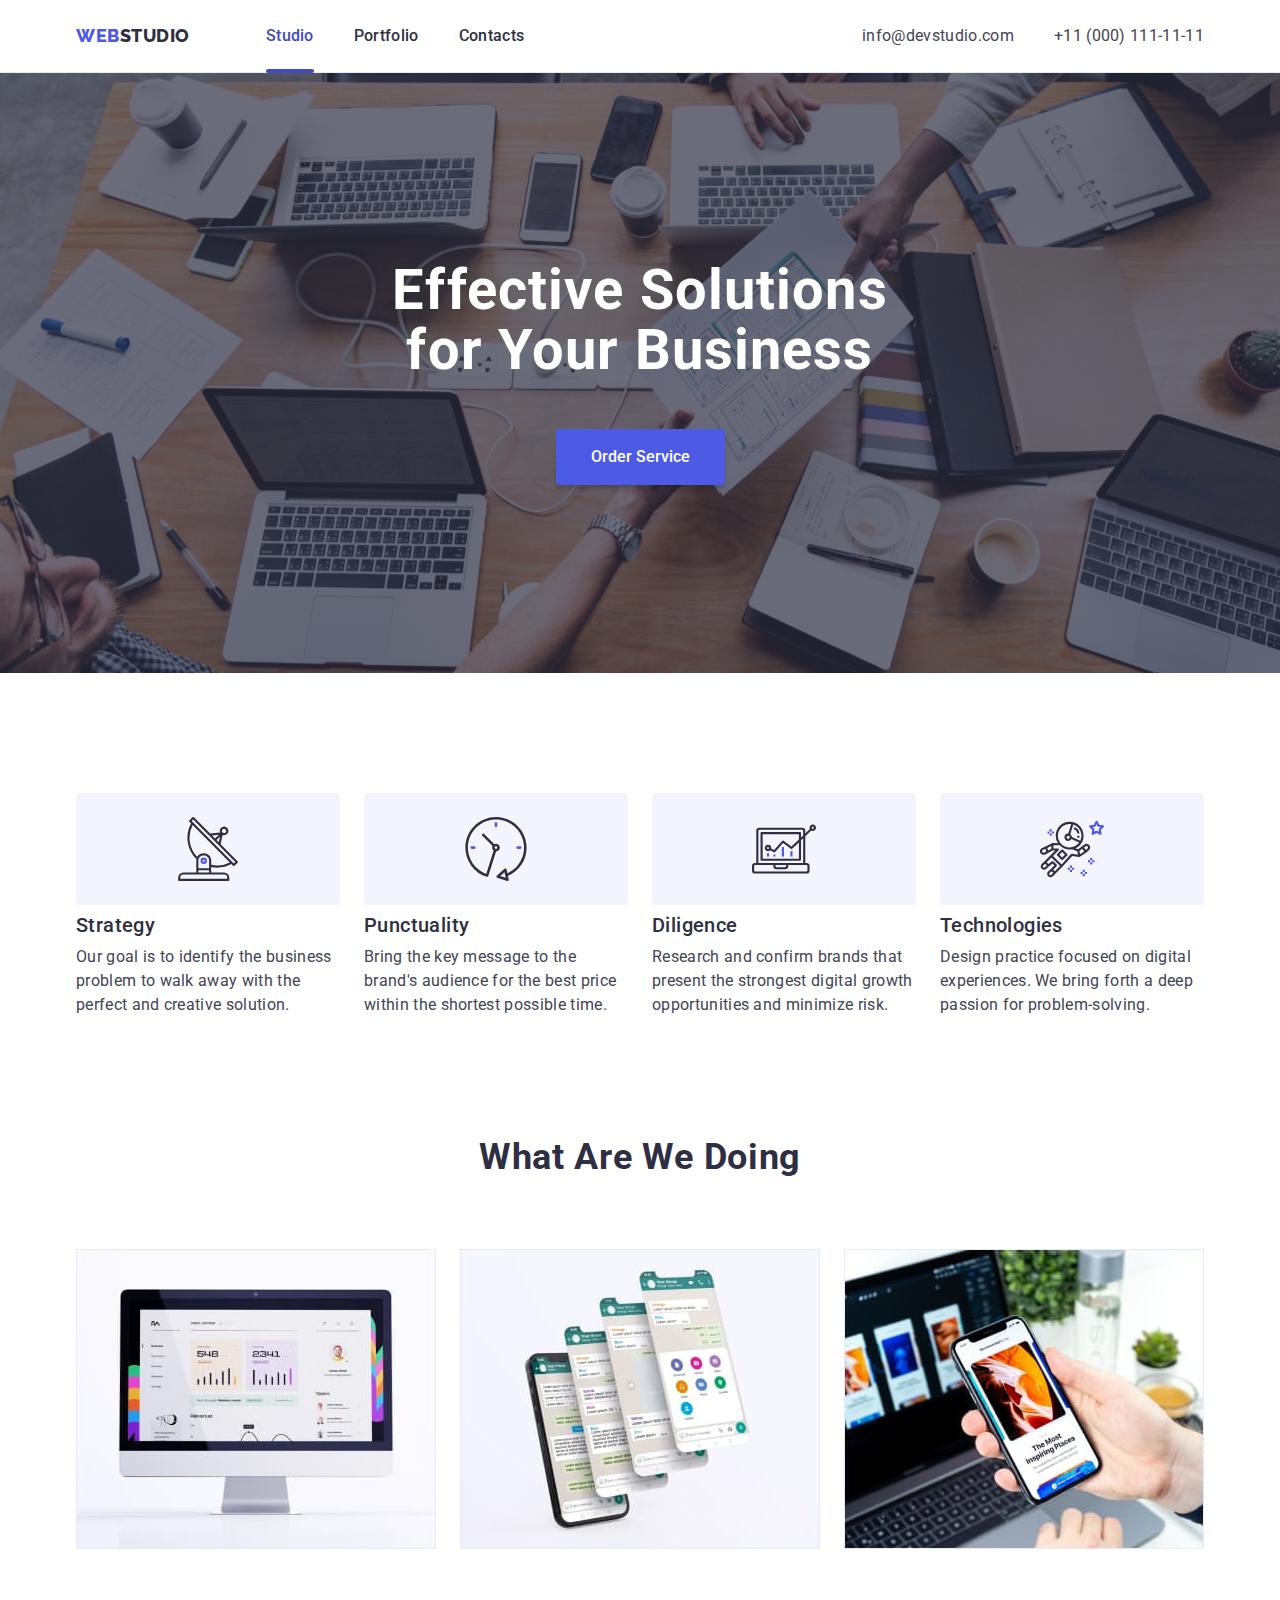
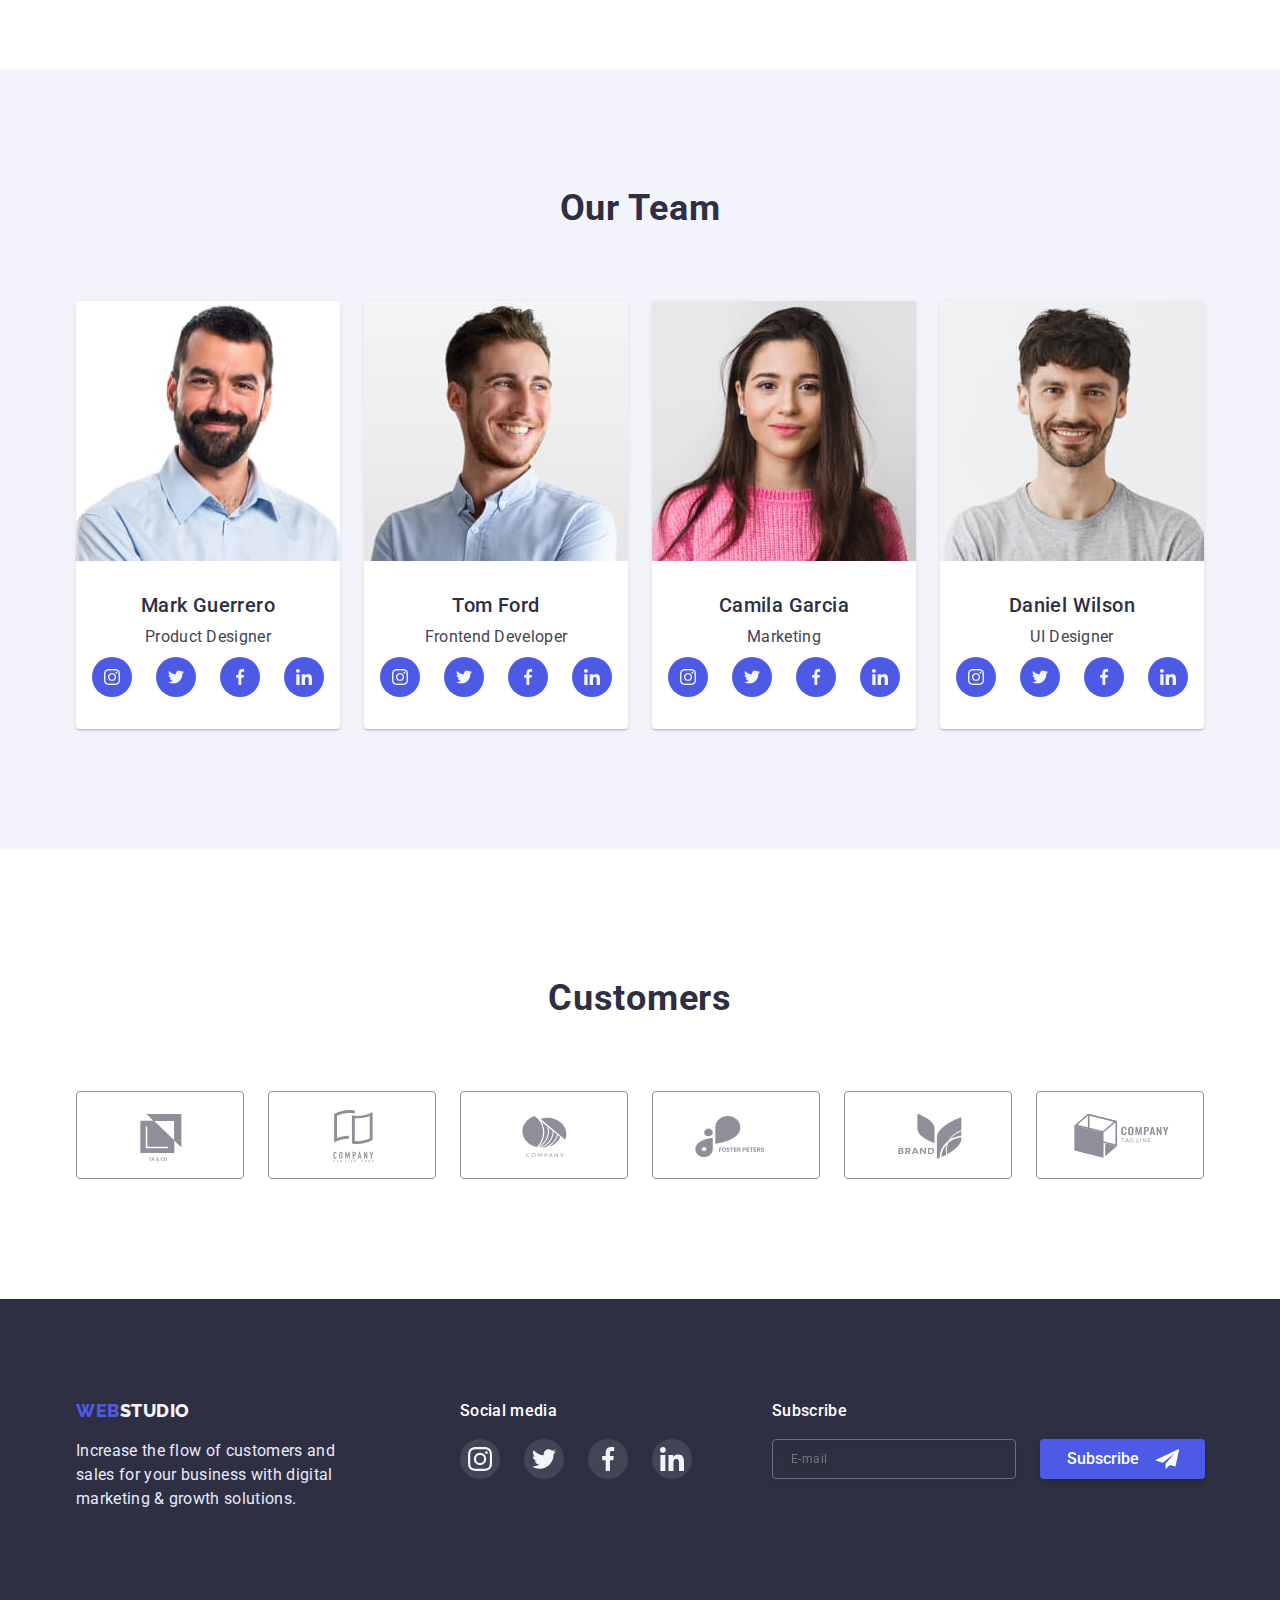
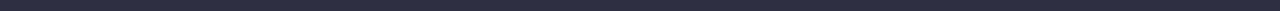
<file: index.html>
<!DOCTYPE html>
<html lang="en">
<head>
    <meta charset="UTF-8">
    <meta http-equiv="X-UA-Compatible" content="IE=edge">
    <meta name="viewport" content="width=device-width, initial-scale=1.0">
    <title>Document</title>
    <link rel="preconnect" href="https://fonts.googleapis.com">
    <link rel="preconnect" href="https://fonts.gstatic.com" crossorigin>
    <link href="https://fonts.googleapis.com/css2?family=Raleway:wght@800&family=Roboto:wght@400;500;700;900&display=swap"
        rel="stylesheet">
    <link rel="stylesheet" href="https://cdn.jsdelivr.net/npm/modern-normalize@1.1.0/modern-normalize.min.css">
    <link rel="stylesheet" href="./css/styles.css">
</head>
<body>
    <!-- Header -->
    <header class="header">
        <div class="container header-container">
            <a class="logo link" href="./index.html">WEB<span class="logo-header">STUDIO</span></a>
            <nav class="nav">
                <ul class="nav-menu list">
                    <li class="nav-menu-item">
                        <a class="nav-menu-link link current" href="./index.html">Studio</a>
                    </li>
                    <li class="nav-menu-item">
                        <a class="nav-menu-link link" href="./portfolio.html">Portfolio</a>
                    </li>
                    <li class="nav-menu-item">
                        <a class="nav-menu-link link" href="./contacts">Contacts</a>
                    </li>
                </ul>
            </nav>
            <ul class="contacts-list list">
                <li class="contacts-list-item">
                    <a class="mail link" href="mailto:info@devstudio.com">info@devstudio.com</a>
                </li>
                <li class="contacts-list-item">
                    <a class="tel link" href="tel:+110001111111">+11 (000) 111-11-11</a>
                </li>
            </ul>
        </div>
    </header>
    <!-- Main Section -->
    <main>
        <!-- Hero Section -->
        <section class="hero section">
            <div class="container">
                <h1 class="hero-title">Effective Solutions for Your Business</h1>
                <button class="btn" type="button" data-modal-open>Order Service</button>
            </div>
        </section>
        <!-- Section 1 -->
        <section class="features section">
            <div class="container">
                <h2 class="visually-hidden">section1</h2>
                <ul class="features-list list">
                    <li class="features-list-item">
                        <div class="features-card">
                            <svg class="features-icon" width="64" height="64">
                                <use href="./images/sprite.svg#antenna"></use>
                            </svg>
                        </div>
                        <h3 class="features-subtitle">Strategy</h3>
                        <p class="features-item">Our goal is to identify the business problem to walk away with the perfect and creative solution.</p>
                    </li>
                    <li class="features-list-item">
                        <div class="features-card">
                            <svg class="features-icon" width="64" height="64">
                                <use href="./images/sprite.svg#clock"></use>
                            </svg>
                        </div>
                        <h3 class="features-subtitle">Punctuality</h3>
                        <p class="features-item">Bring the key message to the brand's audience for the best price within the shortest possible time.</p>
                    </li>
                    <li class="features-list-item">
                        <div class="features-card">
                            <svg class="features-icon" width="64" height="64">
                                <use href="./images/sprite.svg#diagram"></use>
                            </svg>
                        </div>
                        <h3 class="features-subtitle">Diligence</h3>
                        <p class="features-item">Research and confirm brands that present the strongest digital growth opportunities and minimize risk.</p>
                    </li>
                    <li class="features-list-item">
                        <div class="features-card">
                            <svg class="features-icon" width="64" height="64">
                                <use href="./images/sprite.svg#astronaut"></use>
                            </svg>
                        </div>
                        <h3 class="features-subtitle">Technologies</h3>
                        <p class="features-item">Design practice focused on digital experiences. We bring forth a deep passion for problem-solving.</p>
                    </li>
                </ul>
            </div>
        </section>
        <!-- Section 2 -->
        <section class="work section">
            <div class="container">
                <h2 class="work-title">what are we doing</h2>
                <ul class="work-list list">
                    <li><img src="./images/card1.jpg" alt="Card1" width="360"></li>
                    <li><img src="./images/card2.jpg" alt="Card2" width="360"></li>
                    <li><img src="./images/card3.jpg" alt="Card3" width="360"></li>
                </ul>
            </div>
        </section>
        <!-- Section 3 -->
        <section class="team section">
            <div class="container">
                <h2 class="team-title">Our Team</h2>
                <ul class="team-list list">
                    <li class="team-card">
                        <img src="./images/photo1.jpg" alt="Photo Mark" width="264">
                        
                        <div class="team-card-text">
                            <h3 class="team-name">Mark Guerrero</h3>
                            <p class="team-item">Product Designer</p>
                            <ul class="social-list list">
                                <li class="social-list-item">
                                    <a href="" class="social-list-link link">
                                        <svg class="social-icon" width="16" height="16">
                                            <use href="./images/sprite.svg#instagram"></use>
                                        </svg>
                                    </a>
                                </li>
                                <li class="social-list-item">
                                    <a href="" class="social-list-link link">
                                        <svg class="social-icon" width="16" height="16">
                                            <use href="./images/sprite.svg#twitter"></use>
                                        </svg>
                                    </a>
                                </li>
                                <li class="social-list-item">
                                    <a href="" class="social-list-link link">
                                        <svg class="social-icon" width="16" height="16">
                                            <use href="./images/sprite.svg#facebook"></use>
                                        </svg>
                                    </a>
                                </li>
                                <li class="social-list-item">
                                    <a href="" class="social-list-link link">
                                        <svg class="social-icon" width="16" height="16">
                                            <use href="./images/sprite.svg#linkedin"></use>
                                        </svg>
                                    </a>
                                </li>
                            </ul>
                        </div>
                    </li>
                    <li class="team-card">
                        <img src="./images/photo2.jpg" alt="Photo Tom" width="264">
                        
                        <div class="team-card-text">
                            <h3 class="team-name">Tom Ford</h3>
                            <p class="team-item">Frontend Developer</p>
                            <ul class="social-list list">
                                <li class="social-list-item">
                                    <a href="" class="social-list-link link">
                                        <svg class="social-icon" width="16" height="16">
                                            <use href="./images/sprite.svg#instagram"></use>
                                        </svg>
                                    </a>
                                </li>
                                <li class="social-list-item">
                                    <a href="" class="social-list-link link">
                                        <svg class="social-icon" width="16" height="16">
                                            <use href="./images/sprite.svg#twitter"></use>
                                        </svg>
                                    </a>
                                </li>
                                <li class="social-list-item">
                                    <a href="" class="social-list-link link">
                                        <svg class="social-icon" width="16" height="16">
                                            <use href="./images/sprite.svg#facebook"></use>
                                        </svg>
                                    </a>
                                </li>
                                <li class="social-list-item">
                                    <a href="" class="social-list-link link">
                                        <svg class="social-icon" width="16" height="16">
                                            <use href="./images/sprite.svg#linkedin"></use>
                                        </svg>
                                    </a>
                                </li>
                            </ul>
                        </div>
                    </li>
                    <li class="team-card">
                        <img src="./images/photo3.jpg" alt="Photo Camila" width="264">
                        
                        <div class="team-card-text">
                            <h3 class="team-name">Camila Garcia</h3>
                            <p class="team-item">Marketing</p>
                            <ul class="social-list list">
                                <li class="social-list-item">
                                    <a href="" class="social-list-link link">
                                        <svg class="social-icon" width="16" height="16">
                                            <use href="./images/sprite.svg#instagram"></use>
                                        </svg>
                                    </a>
                                </li>
                                <li class="social-list-item">
                                    <a href="" class="social-list-link link">
                                        <svg class="social-icon" width="16" height="16">
                                            <use href="./images/sprite.svg#twitter"></use>
                                        </svg>
                                    </a>
                                </li>
                                <li class="social-list-item">
                                    <a href="" class="social-list-link link">
                                        <svg class="social-icon" width="16" height="16">
                                            <use href="./images/sprite.svg#facebook"></use>
                                        </svg>
                                    </a>
                                </li>
                                <li class="social-list-item">
                                    <a href="" class="social-list-link link">
                                        <svg class="social-icon" width="16" height="16">
                                            <use href="./images/sprite.svg#linkedin"></use>
                                        </svg>
                                    </a>
                                </li>
                            </ul>
                        </div>
                    </li>
                    <li class="team-card">
                        <img src="./images/photo4.jpg" alt="Photo Daniel" width="264">
                        
                        <div class="team-card-text">
                            <h3 class="team-name">Daniel Wilson</h3>
                            <p class="team-item">UI Designer</p>
                            <ul class="social-list list">
                                <li class="social-list-item">
                                    <a href="" class="social-list-link link">
                                        <svg class="social-icon" width="16" height="16">
                                            <use href="./images/sprite.svg#instagram"></use>
                                        </svg>
                                    </a>
                                </li>
                                <li class="social-list-item">
                                    <a href="" class="social-list-link link">
                                        <svg class="social-icon" width="16" height="16">
                                            <use href="./images/sprite.svg#twitter"></use>
                                        </svg>
                                    </a>
                                </li>
                                <li class="social-list-item">
                                    <a href="" class="social-list-link link">
                                        <svg class="social-icon" width="16" height="16">
                                            <use href="./images/sprite.svg#facebook"></use>
                                        </svg>
                                    </a>
                                </li>
                                <li class="social-list-item">
                                    <a href="" class="social-list-link link">
                                        <svg class="social-icon" width="16" height="16">
                                            <use href="./images/sprite.svg#linkedin"></use>
                                        </svg>
                                    </a>
                                </li>
                            </ul>
                        </div>
                    </li>
                </ul>
            </div>
        </section>
        <!-- Section 4 -->
        <section class="customers section">
            <div class="container">
                <h2 class="customers-title">Customers</h2>
                <ul class="customers-list list">
                    <li class="client-card">
                        <a class="client-link link" href="">
                            <svg class="client-icon" width="104" height="56">
                                <use href="./images/sprite.svg#Logo"></use>
                            </svg>
                        </a>
                    </li>
                    <li class="client-card">
                        <a class="client-link link" href="">
                            <svg class="client-icon" width="104" height="56">
                                <use href="./images/sprite.svg#Logo-1"></use>
                            </svg>
                        </a>
                    </li>
                    <li class="client-card">
                        <a class="client-link link" href="">
                            <svg class="client-icon" width="104" height="56">
                                <use href="./images/sprite.svg#Logo-2"></use>
                            </svg>
                        </a>
                    </li>
                    <li class="client-card">
                        <a class="client-link link" href="">
                            <svg class="client-icon" width="104" height="56">
                                <use href="./images/sprite.svg#Logo-3"></use>
                            </svg>
                        </a>
                    </li>
                    <li class="client-card">
                        <a class="client-link link" href="">
                            <svg class="client-icon" width="104" height="56">
                                <use href="./images/sprite.svg#Logo-4"></use>
                            </svg>
                        </a>
                    </li>
                    <li class="client-card">
                        <a class="client-link link" href="">
                            <svg class="client-icon" width="104" height="56">
                                <use href="./images/sprite.svg#Logo-5"></use>
                            </svg>
                        </a>
                    </li>
                </ul>
            </div>
        </section>       
    </main>
    <!-- Footer -->
    <footer class="footer">
        <div class="container">
            <ul class="footer-list list">
                <li class="footer-list-item list">
                    <a class="logo link" href="./index.html">WEB<span class="logo-footer">STUDIO</span></a>
                    <p class="footer-txt">Increase the flow of customers and sales for your business with digital marketing & growth solutions.</p>
                </li>
                <li class="footer-list-item list">
                    <b class="social-title">Social media</b>
                    <ul class="social-list list">
                        <li class="social-list-item list">
                            <a href="" class="social-list-link link">
                                <svg class="social-icon" width="24" height="24">
                                    <use href="./images/sprite.svg#instagram"></use>
                                </svg>
                            </a>
                        </li>
                        <li class="social-list-item list">
                            <a href="" class="social-list-link link">
                                <svg class="social-icon" width="24" height="24">
                                    <use href="./images/sprite.svg#twitter"></use>
                                </svg>
                            </a>
                        </li>
                        <li class="social-list-item list">
                            <a href="" class="social-list-link link">
                                <svg class="social-icon" width="24" height="24">
                                    <use href="./images/sprite.svg#facebook"></use>
                                </svg>
                            </a>
                        </li>
                        <li class="social-list-item list">
                            <a href="" class="social-list-link link">
                                <svg class="social-icon" width="24" height="24">
                                    <use href="./images/sprite.svg#linkedin"></use>
                                </svg>
                            </a>
                        </li>
                    </ul>
                </li>
                <li class="subscribe">
                    <b class="subscribe-title">Subscribe</b>
                    <form class="subscribe-form">
                        <label class="email-form-field">
                            <input
                                type="email"
                                name="user_email"
                                class="email-input"
                                placeholder="E-mail"
                                required>
                        </label>
                        <button type="submit" class="subscribe-btn">
                            <span>Subscribe</span>
                            <svg class="send" width="24" height="24">
                                <use href="./images/sprite.svg#send"></use>
                            </svg>
                        </button>
                    </form>
                </li>
            </ul>
        </div>
    </footer>
    <!-- Modal -->
    <div class="backdrop is-hidden" data-modal>
        <div class="modal">
            <button class="close-btn" type="button" data-modal-close>
                <svg class="close-btn-icon" width="8" height="8">
                    <use href="./images/sprite.svg#icon-close-btn"></use>
                </svg>
            </button>
            <p class="modal-form-desc">Leave your contacts and we will call you back</p>
            <form class="modal-form">
                <label class="modal-form-field">
                    <span class="form-input-desc">Name</span>
                    <span class="input-wrapper">
                        <input
                            type="text"
                            name="user_name"
                            class="form-input"
                            required
                            pattern="^[a-zA-Zа-яА-Я]+$"
                            minlength="2">
                        <svg class="input-icon" width="18" height="18">
                            <use href="./images/sprite.svg#name"></use>
                        </svg>
                    </span>
                </label>
                <label class="modal-form-field">
                    <span class="form-input-desc">Phone</span>
                    <span class="input-wrapper">
                        <input
                            type="tel"
                            name="user_phone"
                            class="form-input"
                            required
                            pattern="[0-9]{3}-[0-9]{3}-[0-9]{2}-[0-9]{2}"
                            title="xxx-xxx-xx-xx">
                        <svg class="input-icon" width="18" height="24">
                            <use href="./images/sprite.svg#phone"></use>
                        </svg>
                    </span>
                </label>
                <label class="modal-form-field">
                    <span class="form-input-desc">Email</span>
                    <span class="input-wrapper">
                        <input
                            type="email"
                            name="user_email"
                            class="form-input"
                            required>
                        <svg class="input-icon" width="18" height="24">
                            <use href="./images/sprite.svg#email"></use>
                        </svg>
                    </span>
                </label>
                <label class="modal-form-field">
                    <span class="form-input-desc">Comment</span>
                    <textarea
                    name="user_message"
                    class="form-message"
                    placeholder="Text input"></textarea>
                </label>
                <input
                    id="user-policy"
                    type="checkbox"
                    name="user_policy"
                    class="form-check visually-hidden">
                <label for="user-policy" class="form-check-desc">I accept the terms and conditions of the&nbsp;
                    <a class="checkbox-link" href="">Privacy Policy</a>
                </label>
                <button type="submit" class="modal-form-submit">Send</button>
            </form>
        </div>
    </div>
    <script src="./js/modal.js"></script>
</body>
</html>
</file>
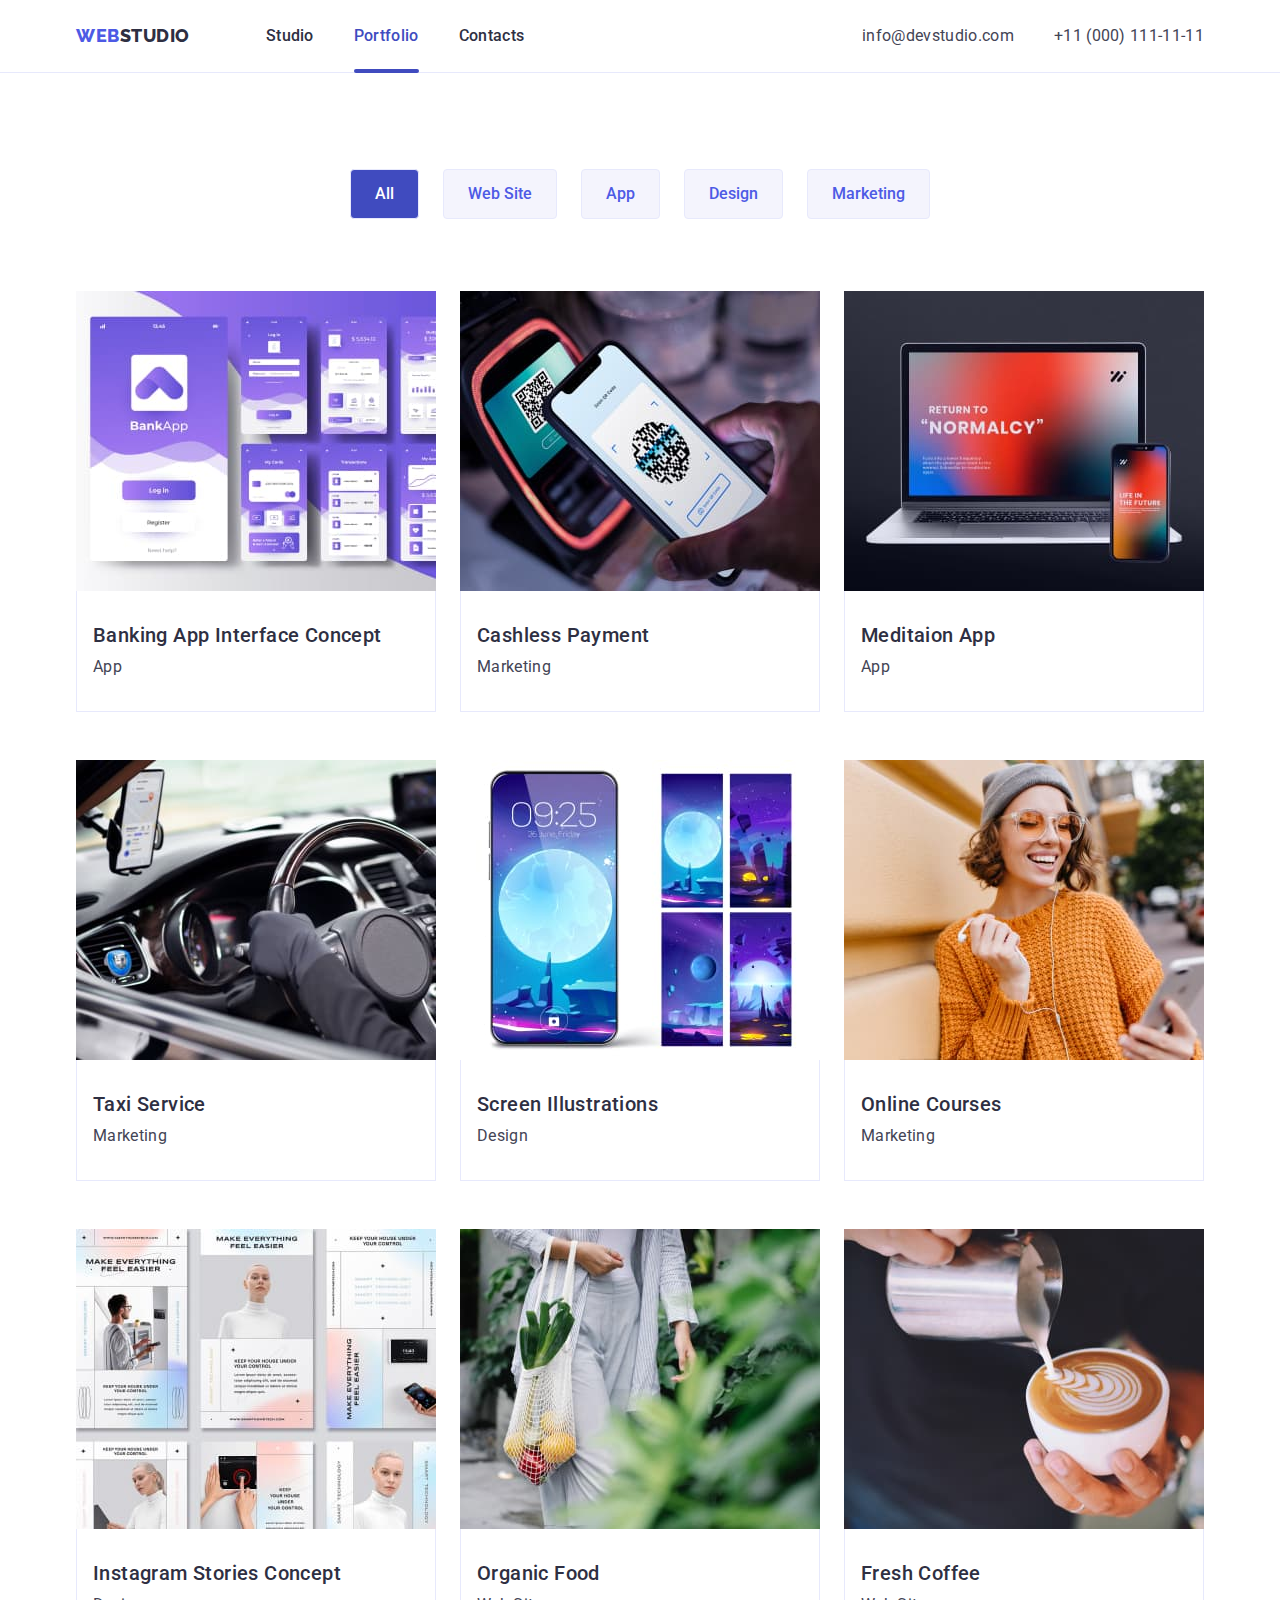
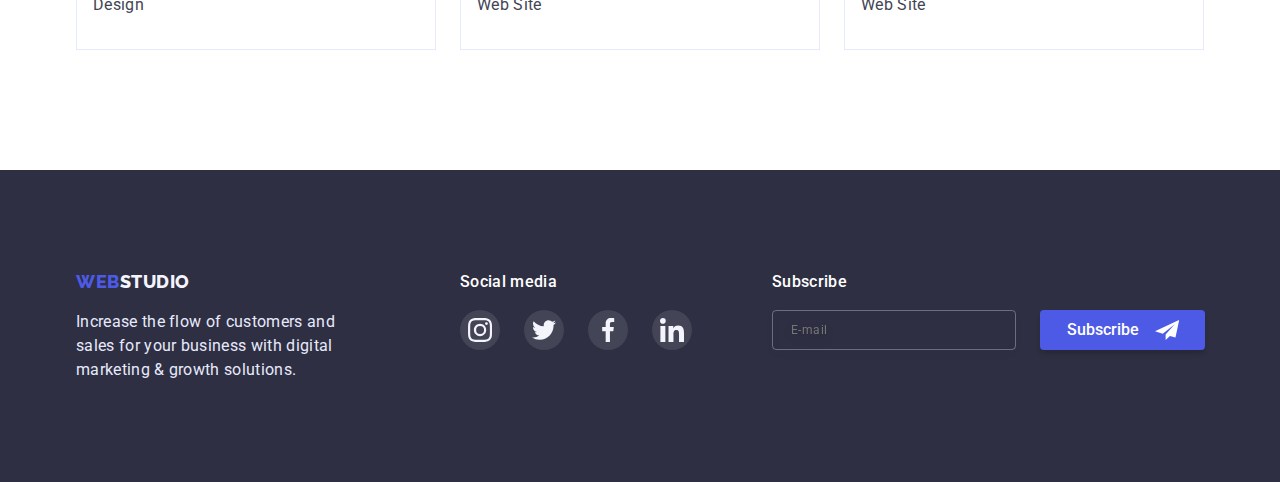
<file: portfolio.html>
<!DOCTYPE html>
<html lang="en">

<head>
    <meta charset="UTF-8">
    <meta http-equiv="X-UA-Compatible" content="IE=edge">
    <meta name="viewport" content="width=device-width, initial-scale=1.0">
    <title>Document</title>
    <link rel="preconnect" href="https://fonts.googleapis.com">
    <link rel="preconnect" href="https://fonts.gstatic.com" crossorigin>
    <link
        href="https://fonts.googleapis.com/css2?family=Raleway:wght@800&family=Roboto:wght@400;500;700;900&display=swap"
        rel="stylesheet">
    <link rel="stylesheet" href="https://cdn.jsdelivr.net/npm/modern-normalize@1.1.0/modern-normalize.min.css">
    <link rel="stylesheet" href="./css/styles.css">
</head>

<body>
    <!-- Header -->
    <header class="header">
        <div class="container header-container">
            <a class="logo link" href="./index.html">WEB<span class="logo-header">STUDIO</span></a>
            <nav class="nav">
                <ul class="nav-menu list">
                    <li class="nav-menu-item">
                        <a class="nav-menu-link link" href="./index.html">Studio</a>
                    </li>
                    <li class="nav-menu-item">
                        <a class="nav-menu-link link current" href="./portfolio.html">Portfolio</a>
                    </li>
                    <li class="nav-menu-item">
                        <a class="nav-menu-link link" href="./contacts">Contacts</a>
                    </li>
                </ul>
            </nav>
            <ul class="contacts-list list">
                <li class="contacts-list-item">
                    <a class="mail link" href="mailto:info@devstudio.com">info@devstudio.com</a>
                </li>
                <li class="contacts-list-item">
                    <a class="tel link" href="tel:+110001111111">+11 (000) 111-11-11</a>
                </li>
            </ul>
        </div>
    </header>
    <!-- Projects -->
    <main>
        <section class="projects section">
            <div class="container">
                <h1 class="visually-hidden">Portfolio</h1>
                    <!-- Filters -->
                <ul class="filters list">
                    <li class="filters-list"><button class="filters-btn current" type="button">All</button></li>
                    <li class="filters-list"><button class="filters-btn" type="button">Web Site</button></li>
                    <li class="filters-list"><button class="filters-btn" type="button">App</button></li>
                    <li class="filters-list"><button class="filters-btn" type="button">Design</button></li>
                    <li class="filters-list"><button class="filters-btn" type="button">Marketing</button></li>
                </ul>
                    <!-- Cards -->
                <ul class="project-cards list">
                    <li class="card">
                        <a href="" class="card-link link">
                            <div class="img-wrapper">
                                <img src="./images/img1.jpg" alt="card1">
                                <p class="overlay">14 Stylish and User-Friendly App Design Concepts · Task Manager App · Calorie Tracker App · Exotic Fruit Ecommerce App · Cloud Storage App</p>
                            </div>
                            <div class="card-content">
                                <h2 class="card-title">Banking App Interface Concept</h2>
                                <p class="card-text">App</p>
                            </div>
                        </a>
                    </li>
                    <li class="card">
                        <a href="" class="card-link link">
                            <div class="img-wrapper">
                                <img src="./images/img2.jpg" alt="card2">
                                <p class="overlay">14 Stylish and User-Friendly App Design Concepts · Task Manager App · Calorie Tracker App · Exotic Fruit Ecommerce App · Cloud Storage App</p>
                            </div>
                            <div class="card-content">
                                <h2 class="card-title">Cashless Payment</h2>
                                <p class="card-text">Marketing</p>
                            </div>
                        </a>
                    </li>
                    <li class="card">
                        <a href="" class="card-link link">
                            <div class="img-wrapper">
                                <img src="./images/img3.jpg" alt="card3">
                                <p class="overlay">14 Stylish and User-Friendly App Design Concepts · Task Manager App · Calorie Tracker App · Exotic Fruit Ecommerce App · Cloud Storage App</p>
                            </div>
                            <div class="card-content">
                                <h2 class="card-title">Meditaion App</h2>
                                <p class="card-text">App</p>
                            </div>
                        </a>
                    </li>
                    <li class="card">
                        <a href="" class="card-link link">
                            <div class="img-wrapper">
                                <img src="./images/img4.jpg" alt="card4">
                                <p class="overlay">14 Stylish and User-Friendly App Design Concepts · Task Manager App · Calorie Tracker App · Exotic Fruit Ecommerce App · Cloud Storage App</p>
                            </div>
                            <div class="card-content">
                                <h2 class="card-title">Taxi Service</h2>
                                <p class="card-text">Marketing</p>
                            </div>
                        </a>
                    </li>
                    <li class="card">
                        <a href="" class="card-link link">
                            <div class="img-wrapper">
                                <img src="./images/img5.jpg" alt="card5">
                                <p class="overlay">14 Stylish and User-Friendly App Design Concepts · Task Manager App · Calorie Tracker App · Exotic Fruit Ecommerce App · Cloud Storage App</p>
                            </div>
                            <div class="card-content">
                                <h2 class="card-title">Screen Illustrations</h2>
                                <p class="card-text">Design</p>
                            </div>
                        </a>
                    </li>
                    <li class="card">
                        <a href="" class="card-link link">
                            <div class="img-wrapper">
                                <img src="./images/img6.jpg" alt="card6">
                                <p class="overlay">14 Stylish and User-Friendly App Design Concepts · Task Manager App · Calorie Tracker App · Exotic Fruit Ecommerce App · Cloud Storage App</p>
                            </div>
                            <div class="card-content">
                                <h2 class="card-title">Online Courses</h2>
                                <p class="card-text">Marketing</p>
                            </div>
                        </a>
                    </li>
                    <li class="card">
                        <a href="" class="card-link link">
                            <div class="img-wrapper">
                                <img src="./images/img7.jpg" alt="card7">
                                <p class="overlay">14 Stylish and User-Friendly App Design Concepts · Task Manager App · Calorie Tracker App · Exotic Fruit Ecommerce App · Cloud Storage App</p>
                            </div>
                            <div class="card-content">
                                <h2 class="card-title">Instagram Stories Concept</h2>
                                <p class="card-text">Design</p>
                            </div>
                        </a>
                    </li>
                    <li class="card">
                        <a href="" class="card-link link">
                            <div class="img-wrapper">
                                <img src="./images/img8.jpg" alt="card8">
                                <p class="overlay">14 Stylish and User-Friendly App Design Concepts · Task Manager App · Calorie Tracker App · Exotic Fruit Ecommerce App · Cloud Storage App</p>
                            </div>
                            <div class="card-content">
                                <h2 class="card-title">Organic Food</h2>
                                <p class="card-text">Web Site</p>
                            </div>
                        </a>
                    </li>
                    <li class="card">
                        <a href="" class="card-link link">
                            <div class="img-wrapper">
                                <img src="./images/img9.jpg" alt="card9">
                                <p class="overlay">14 Stylish and User-Friendly App Design Concepts · Task Manager App · Calorie Tracker App · Exotic Fruit Ecommerce App · Cloud Storage App</p>
                            </div>
                            <div class="card-content">
                                <h2 class="card-title">Fresh Coffee</h2>
                                <p class="card-text">Web Site</p>
                            </div>
                        </a>
                    </li>
                </ul>
            </div>
        </section>
    </main>
    <!-- Footer -->
    <footer class="footer">
        <div class="container">
            <ul class="footer-list list">
                <li class="footer-list-item list">
                    <a class="logo link" href="./index.html">WEB<span class="logo-footer">STUDIO</span></a>
                    <p class="footer-txt">Increase the flow of customers and sales for your business with digital marketing & growth solutions.</p>
                </li>
                <li class="footer-list-item list">
                    <b class="social-title">Social media</b>
                    <ul class="social-list list">
                        <li class="social-list-item list">
                            <a href="" class="social-list-link link">
                                <svg class="social-icon" width="24" height="24">
                                    <use href="./images/sprite.svg#instagram"></use>
                                </svg>
                            </a>
                        </li>
                        <li class="social-list-item list">
                            <a href="" class="social-list-link link">
                                <svg class="social-icon" width="24" height="24">
                                    <use href="./images/sprite.svg#twitter"></use>
                                </svg>
                            </a>
                        </li>
                        <li class="social-list-item list">
                            <a href="" class="social-list-link link">
                                <svg class="social-icon" width="24" height="24">
                                    <use href="./images/sprite.svg#facebook"></use>
                                </svg>
                            </a>
                        </li>
                        <li class="social-list-item list">
                            <a href="" class="social-list-link link">
                                <svg class="social-icon" width="24" height="24">
                                    <use href="./images/sprite.svg#linkedin"></use>
                                </svg>
                            </a>
                        </li>
                    </ul>
                </li>
                <li class="subscribe">
                    <b class="subscribe-title">Subscribe</b>
                    <form class="subscribe-form">
                        <label class="email-form-field">
                            <input
                                type="email"
                                name="user_email"
                                class="email-input"
                                placeholder="E-mail"
                                required>
                        </label>
                        <button type="submit" class="subscribe-btn">
                            <span>Subscribe</span>
                            <svg class="send" width="24" height="24">
                                <use href="./images/sprite.svg#send"></use>
                            </svg>
                        </button>
                    </form>
                </li>
            </ul>
        </div>
    </footer>
</body>

</html>
</file>
<file: css/styles.css>
:root {
    /* ============FONTS================== */
    --primary-font: 'Roboto', sans-serif;
    --secondary-font: 'Raleway', sans-serif;
    /* =============TXT================== */
    --primary-text-color: #2E2F42;
    --secondary-text-color: #434455;
    --cornflower-text-color: #E7E9FC;
    --light-text-color: #F4F4FD;
    /* ==============BG================== */
    --dark-bg-color: #2E2F42;
    --light-bg-color: #F4F4FD;
    --cornflower-bg-color: #E7E9FC;
    --modal-bg: #FCFCFC;
    /* ============OTHER================= */
    --accent-color: #4D5AE5;
    --white-color: #FFFFFF;
    --black-color: #000000;
    --active-color: #404BBF;
    --icon-color: #8E8F99;
    --social-color: #31D0AA;
    --transition: 250ms cubic-bezier(0.4, 0, 0.2, 1);
}

/* =================RESET=================== */

body {
    font-family: var(--primary-font);
    color: var(--secondary-text-color);
}

.list {
    list-style: none;
}

.link {
    text-decoration: none;
}

h1,
h2,
h3,
p {
    margin-top: 0;
    margin-bottom: 0; 
}

ul {
    margin-top: 0;
    margin-bottom: 0;
    padding-left: 0;
}

img {
    display: block;
    max-width: 100%;
    height: auto;
}

/* =================/RESET===================== */

/* ==================COMPONENTS================ */

.visually-hidden {
    position: absolute;
    width: 1px;
    height: 1px;
    margin: -1px;
    border: 0;
    padding: 0;

    white-space: nowrap;
    clip-path: inset(100%);
    clip: rect(0 0 0 0);
    overflow: hidden;
}

.container {
    width: 1158px;
    margin-left: auto;
    margin-right: auto;
    padding-left: 15px;
    padding-right: 15px;
}

.hero,
.footer {
    background-color: var(--dark-bg-color)
}

.section {
    padding-top: 120px;
    padding-bottom: 120px;
}

/* ==================/COMPONENTS================ */


/* ==================HEADER==================== */

.header {
    max-width: 1440px;
    margin-left: auto;
    margin-right: auto;
    border-bottom: 1px solid var(--cornflower-bg-color);
}

.header-container,
.nav-menu,
.contacts-list {
    display: flex;
    align-items: center;
}

.nav-menu-item + .nav-menu-item {
    margin-left: 40px;
}

.contacts-list {
    margin-left: auto;
}

.contacts-list-item:not(:last-child) {
    margin-right: 40px;
}

.logo {
    padding-top: 24px;
    padding-bottom: 24px;
    margin-right: 76px;

    font-family: var(--secondary-font);
    font-weight: 800;
    font-size: 18px;
    line-height: 1.33;
    display: flex;
    align-items: center;
    letter-spacing: 0.03em;
    text-transform: uppercase;
    color: var(--accent-color);
}

.logo-header {
    color: var(--primary-text-color);
}

.nav-menu-link {
    position: relative;
    padding-top: 24px;
    padding-bottom: 24px;

    font-weight: 500;
    font-size: 16px;
    line-height: 1.5;
    letter-spacing: 0.02em;
    color: var(--primary-text-color);
    transition: color var(--transition);
}

.nav-menu-link:hover,
.nav-menu-link:focus {
    color: var(--active-color);
}

.nav-menu .nav-menu-link.current {
    color: var(--active-color);
}

.nav-menu-link.current::after {
    content: '';
    position: absolute;
    display: block;
    width: 100%;
    height: 4px;
    background-color: var(--active-color);
    border-radius: 2px;
    bottom: -4px;
}

.mail,
.tel {
    padding-top: 24px;
    padding-bottom: 24px;

    font-size: 16px;
    line-height: 1.5;
    letter-spacing: 0.02em;
    color: var(--secondary-text-color);
    transition: color var(--transition);
}

.mail:hover,
.mail:focus {
    color: var(--active-color);
}

/* ==================/HEADER==================== */

/* ==================HERO==================== */
.hero {
    padding-top: 188px;
    padding-bottom: 188px;
    text-align: center;
    margin-left: auto;
    margin-right: auto;

    max-width: 1440px;
    background-color: var(--dark-bg-color);
    background-image: linear-gradient(
        to right,
        rgba(46, 47, 66, 0.7),
        rgba(46, 47, 66, 0.7)),
        url(../images/bg.jpg);
    background-size: cover;
}

.hero-title {
    width: 496px;
    margin-left: auto;
    margin-right: auto;
    margin-bottom: 48px;

    font-weight: 700;
    font-size: 56px;
    line-height: 1.07;
    text-align: center;
    letter-spacing: 0.02em;
    color: var(--white-color)
}

.btn {
    min-width: 169px;
    padding-top: 16px;
    padding-bottom: 16px;
    padding-left: 32px;
    padding-right: 32px;
    border: none;

    font-weight: 500;
    font-size: 16px;
    line-height: 1.5;
    color: var(--white-color);
    background: var(--accent-color);
    box-shadow: 0px 4px 4px rgba(0, 0, 0, 0.15);
    border-radius: 4px;
    cursor: pointer;
    transition: background-color var(--transition);
}

.btn:hover,
.btn:focus {
    background-color: var(--active-color);    
}

/* ==================/HERO==================== */

/* ==================FEATURES==================== */

.features-list {
    display: flex;
    align-items: center;
    flex-wrap: wrap;
    gap: 24px;
    flex-basis: calc((100% - 72px) / 4);
}

.features-subtitle {
    margin-bottom: 8px;
    
    font-weight: 500;
    font-size: 20px;
    line-height: 1.2;
    letter-spacing: 0.02em;
    color: var(--primary-text-color)
}

.features-item {
    font-size: 16px;
    line-height: 1.5;
    letter-spacing: 0.02em;
}

.features-list-item {
    width: 264px;
}

.features-card {
    display: flex;
    justify-content: center;
    align-items: center;
    width: 264px;
    height: 112px;
    margin-bottom: 8px;
    background: var(--light-bg-color);
    border-radius: 4px;
}

.features-icon {

}
/* ==================/FEATURES==================== */

/* ==================WORK==================== */

.work {
    padding-top: 0;
}

.work-title {
    margin-bottom: 72px;

    font-weight: 700;
    font-size: 36px;
    line-height: 40px;
    text-align: center;
    letter-spacing: 0.02em;
    text-transform: capitalize;
    color: var(--primary-text-color);
}

.work-list {
    display: flex;
    align-items: center;
    flex-wrap: wrap;
    gap: 24px;
    flex-basis: calc((100% - 48px) / 3);
}

/* ==================/WORK==================== */

/* ==================TEAM==================== */

.team {
    max-width: 1440px;
    margin-left: auto;
    margin-right: auto;
    background-color: var(--light-bg-color);
}

.team-list {
    display: flex;
    align-items: center;
    flex-wrap: wrap;
    gap: 24px;
    flex-basis: calc((100% - 72px) / 4);
}

.team-title {
    margin-bottom: 72px;

    font-weight: 700;
    font-size: 36px;
    line-height: 1.11;
    text-align: center;
    letter-spacing: 0.02em;
    text-transform: capitalize;
    color: var(--primary-text-color);
}

.team-name {
    margin-bottom: 8px;

    font-weight: 500;
    font-size: 20px;
    line-height: 1.2;
    text-align: center;
    letter-spacing: 0.02em;
    color: var(--primary-text-color);
}

.team-item {
    margin-bottom: 8px;
    font-size: 16px;
    line-height: 1.5;
    text-align: center;
    letter-spacing: 0.02em;
}

.team-card {
    background: var(--white-color);
    box-shadow: 0px 1px 6px rgba(46, 47, 66, 0.08), 0px 1px 1px rgba(46, 47, 66, 0.16), 0px 2px 1px rgba(46, 47, 66, 0.08);
    border-radius: 0px 0px 4px 4px;
}

.team-card-text {
    padding-top: 32px;
    padding-bottom: 32px;
    padding-left: 16px;
    padding-right: 16px;
}

.social-list {
    display: flex;
    justify-content: center;
    align-items: center;
    gap: 24px;
}

.social-list-link {
    display: flex;
    justify-content: center;
    align-items: center;
    width: 40px;
    height: 40px;
    border-radius: 50%;
    background: var(--accent-color);
    transition: background-color var(--transition);
}

.social-list-link:hover,
.social-list-link:focus {
    background-color: var(--active-color);
}

.social-icon {
    fill: var(--light-text-color);
}

/* ==================/TEAM==================== */

/* ===================CUSTOMERS================ */

.customers {
    padding-top: 130px;
}

.customers-title {
    margin-bottom: 72px;

    font-weight: 700;
    font-size: 36px;
    line-height: 1.11;
    text-align: center;
    letter-spacing: 0.02em;
    text-transform: capitalize;
    color: var(--primary-text-color);
}

.customers-list {
    display: flex;
    align-items: center;
    gap: 24px;
}

.client-card {
    width: 168px;
    height: 88px;
    border: 1px solid var(--icon-color);
    border-radius: 4px;
    transition: border var(--transition);
}

.client-card:hover,
.client-card:focus {
    border: 1px solid var(--active-color);
}

.client-link {
    display: flex;
    justify-content: center;
    align-items: center;
    width: 100%;
    height: 100%;
}

.client-icon {
    fill: var(--icon-color);
    transition: fill var(--transition);
}

.client-link:hover > .client-icon,
.client-link:focus > .client-icon {
    fill: var(--active-color);
}

/* ===================/CUSTOMERS================ */

/* ===================PROJECTS================ */

.projects {
    padding-top: 96px;
}

.filters {
    display: flex;
    align-items: center;
    justify-content: center;
    margin-bottom: 72px;
    gap: 24px;
}


.filters-btn {
    padding-top: 12px;
    padding-bottom: 12px;
    padding-left: 24px;
    padding-right: 24px;

    font-family: inherit;
    font-weight: 500;
    font-size: 16px;
    line-height: 1.5;
    color: var(--accent-color);
    background: var(--light-bg-color);
    border: 1px solid var(--cornflower-bg-color);
    border-radius: 4px;
    cursor: pointer;
    transition: color var(--transition), background-color var(--transition), box-shadow var(--transition);
}

.filters-btn:hover,
.filters-btn:focus {
    color: var(--white-color);
    background-color: var(--active-color);
    box-shadow: 0px 3px 1px rgba(0, 0, 0, 0.1), 0px 2px 1px rgba(0, 0, 0, 0.08), 0px 2px 2px rgba(0, 0, 0, 0.12);
}

.filters-list .current {
    color: var(--white-color);
    background-color: var(--active-color);
}

.card {
    background: var(--white-color);
    transition: box-shadow var(--transition);
}

.card-link:hover .overlay,
.card-link:focus .overlay {
    transform: translate(0, 0);
    display: block;
}

.img-wrapper {
    position: relative;
    overflow: hidden;
}

.overlay {
    position: absolute;
    top: 0;
    left: 0;
    overflow: auto;
    transform: translate(0, 100%);
    transition: transform var(--transition);
    width: 100%;
    height: 100%;
    padding-top: 40px;
    padding-right: 32px;
    padding-bottom: 40px;
    padding-left: 32px;
    font-size: 16px;
    line-height: 1.5;
    letter-spacing: 0.02em;
    color: var(--light-text-color);
    background-color: var(--accent-color);
}

.card:hover,
.card:focus {
    box-shadow: 0px 1px 6px rgba(46, 47, 66, 0.08), 0px 1px 1px
     rgba(46, 47, 66, 0.16), 0px 2px 1px rgba(46, 47, 66, 0.08);
}

.card-title {
    margin-bottom: 8px;

    font-weight: 500;
    font-size: 20px;
    line-height: 1.2;
    letter-spacing: 0.02em;
    color: var(--primary-text-color);
}

.card-text {
    font-size: 16px;
    line-height: 1.5;
    letter-spacing: 0.02em;
    color: var(--secondary-text-color);
}

.project-cards {
    display: flex;
    align-items: center;
    flex-wrap: wrap;
    gap: 48px 24px;
    flex-basis: calc((100% - 48px) / 3);
}

.card-content {
    padding-top: 32px;
    padding-bottom: 32px;
    padding-left: 16px;
    border: 1px solid var(--cornflower-bg-color);
    border-top: none;
}

/* ==================/PROJECTS================ */

/* ==================FOOTER==================== */

.footer {
    padding-top: 100px;
    padding-bottom: 100px;
    max-width: 1440px;
    margin-left: auto;
    margin-right: auto;
}

.footer .logo {
    padding-top: 0;
    padding-bottom: 0;
    margin-bottom: 16px;
    margin-right: 0;
}

.logo-footer {
    color: var(--light-text-color);
}

.footer-txt {
width: 264px;

font-size: 16px;
line-height: 1.5;
letter-spacing: 0.02em;
color: var(--cornflower-text-color);
}

.footer-list {
    display: flex;
}

.footer-list-item:nth-child(2) {
    margin-left: 120px;
}

.subscribe {
    margin-left: 80px;
}

.social-title {
    display: block;
    margin-bottom: 16px;

    font-weight: 500;
    font-size: 16px;
    line-height: 1.5;
    letter-spacing: 0.02em;
    color: var(--white-color);
}

.footer .social-list-link {
    background: rgba(255, 255, 255, 0.1);
    transition: background-color var(--transition);
}

.footer .social-list-link:hover,
.footer .social-list-link:focus {
    background-color: var(--social-color);
}

/* ==================/FOOTER==================== */

/* ==================MODAL WINDOW==================== */

.backdrop {
    position: fixed;
    top: 0;
    left: 0;
    z-index: 100;
    width: 100%;
    height: 100%;
    background: rgba(46, 47, 66, 0.4);
    transition: opacity var(--transition), visibility var(--transition);
}


.backdrop.is-hidden {
    opacity: 0;
    visibility: hidden;
    pointer-events: none;

}

.modal {
    position: absolute;
    top: 50%;
    left: 50%;
    transform: translate(-50%, -50%);
    padding-top: 72px;
    padding-right: 24px;
    padding-bottom: 24px;
    padding-left: 24px;
    width: 408px;
    height: 584px;
    background: var(--modal-bg) ;
    box-shadow: 0px 1px 1px rgba(0, 0, 0, 0.14), 0px 1px 3px rgba(0, 0, 0, 0.12), 0px 2px 1px rgba(0, 0, 0, 0.2);
    border-radius: 4px;
    transition: transform 250ms, opacity 250ms;
}

.backdrop.is-hidden .modal {
    transform: translate(-50%, -75%);
    opacity: 0;
}

.close-btn {
    position: absolute;
    top: 24px;
    right: 24px;
    display: flex;
    justify-content: center;
    align-items: center;
    width: 24px;
    height: 24px;
    background: var(--cornflower-bg-color);
    border: 1px solid rgba(0, 0, 0, 0.1);
    border-radius: 50%;
    padding: 0;
    transition: background-color var(--transition), border-color var(--transition);
}

.close-btn:hover,
.close-btn:focus {
    border-color: transparent;
    background-color: var(--active-color);
}

.close-btn-icon {
    transition: fill var(--transition);
}

.close-btn:hover .close-btn-icon,
.close-btn:focus .close-btn-icon{
    fill: var(--white-color);    
}

/* ==================/MODAL WINDOW=================== */

/* ===================MODAL FORM=================== */

.modal-form {
    display: flex;
    flex-direction: column;
}

.modal-form-desc {
    display: block;
    font-weight: 500;
    font-size: 16px;
    line-height: 1.5;
    text-align: center;
    letter-spacing: 0.02em;
    color: var(--primary-text-color);
    margin-bottom: 16px;
}

.modal-form-field {
    margin-bottom: 8px;
}

.form-input-desc {
    display: block;
    font-size: 12px;
    line-height: 1.33;
    letter-spacing: 0.04em;
    color: var(--icon-color);
    margin-bottom: 4px;
}

.form-check .form-input-desc {
    margin-bottom: 0;
}

.input-wrapper {
    display: block;
    position: relative;
    transition: fill var(--transition);
}

.form-input {
    width: 100%;
    height: 40px;
    border: 1px solid rgba(33, 33, 33, 0.2);
    border-radius: 4px;
    padding-left: 38px;
    color: var(--black-color);
    transition: border var(--transition);
}

.input-icon {
    position: absolute;
    top: 50%;
    left: 16px;
    transform: translateY(-50%);
    pointer-events: none;
}

.input-icon {
    fill: var(--dark-bg-color);
}

.form-input:focus,
.form-message:focus {
    outline: none;
    border: 1px solid var(--accent-color);
}

.form-input:focus + .input-icon {
    fill: var(--accent-color);
}

.form-message {
    width: 100%;
    height: 120px;
    border: 1px solid rgba(33, 33, 33, 0.2);
    border-radius: 4px;
    resize: none;
    padding-top: 8px;
    padding-right: 16px;
    padding-bottom: 8px;
    padding-left: 16px;
    color: var(--black-color);
    transition: border var(--transition);
}

.form-message::placeholder {
    font-size: 12px;
    line-height: 1.33;
    letter-spacing: 0.04em;
    color: var(--icon-color);
}

.form-check-desc {
    display: flex;
    align-items: center;
    margin-bottom: 24px;
    font-size: 12px;
    line-height: 1.33;
    letter-spacing: 0.04em;
    color: var(--icon-color);
}

.form-check-desc::before {
    display: block;
    width: 16px;
    height: 16px;
    border: 1.25px solid var(--dark-bg-color);
    border-radius: 2px;
    cursor: pointer;
    content: '';
    margin-right: 8px;
}

.form-check:checked + .form-check-desc::before {
    background: var(--active-color);
    border: 1.25px solid var(--active-color);
    border-radius: 2px;
    background-image: url(../images/click.svg);
}

.form-check:focus + .form-check-desc::before {
    outline: var(--active-color);
}

.checkbox-link {
    font-size: 12px;
    line-height: 1.33;
    letter-spacing: 0.04em;
}

.modal-form-submit {
    min-width: 169px;
    height: 56px;
    padding-top: 16px;
    padding-bottom: 16px;
    padding-left: 32px;
    padding-right: 32px;
    border: none;
    align-self: center;

    font-weight: 500;
    font-size: 16px;
    line-height: 1.5;
    color: var(--white-color);
    background: var(--accent-color);
    box-shadow: 0px 4px 4px rgba(0, 0, 0, 0.15);
    border-radius: 4px;
    cursor: pointer;
    transition: background-color var(--transition);
}

.modal-form-submit:hover,
.modal-form-submit:focus {
    background-color: var(--active-color);    
}

/* ==================/MODAL FORM=================== */

/* ==================FOOTER FORM=================== */

.subscribe {

}

.subscribe-title {
    display: block;
    margin-bottom: 16px;
    font-weight: 500;
    font-size: 16px;
    line-height: 1.5;
    letter-spacing: 0.02em;
    color: var(--white-color);
}

.subscribe-form {
    display: flex;
    justify-content: end;
    align-items: center;
    gap: 24px;
}

.email-form-field {

}

.email-input {
    width: 244px;
    height: 40px;
    padding-left: 18px;
    border: 1px solid rgba(255, 255, 255, 0.3);
    filter: drop-shadow(0px 4px 4px rgba(0, 0, 0, 0.15));
    border-radius: 4px;
    font-size: 12px;
    line-height: 2.0;
    display: flex;
    align-items: center;
    letter-spacing: 0.04em;
    color: rgba(255, 255, 255, 0.6);
    background-color: transparent;
}

.subscribe-btn {
    display: flex;
    justify-content: center;
    align-items: center;
    gap: 16px;
    min-width: 165px;
    height: 40px;
    padding-top: 8px;
    padding-bottom: 8px;
    padding-left: 24px;
    padding-right: 24px;
    border: none;
    align-self: center;

    font-weight: 500;
    font-size: 16px;
    line-height: 1.5;
    color: var(--white-color);
    background: var(--accent-color);
    box-shadow: 0px 4px 4px rgba(0, 0, 0, 0.15);
    border-radius: 4px;
    cursor: pointer;
    transition: background-color var(--transition);
}

.subscribe-btn:hover,
.subscribe-btn:focus {
    background-color: var(--active-color); 
}

/* ==================/FOOTER FORM================== */
</file>
